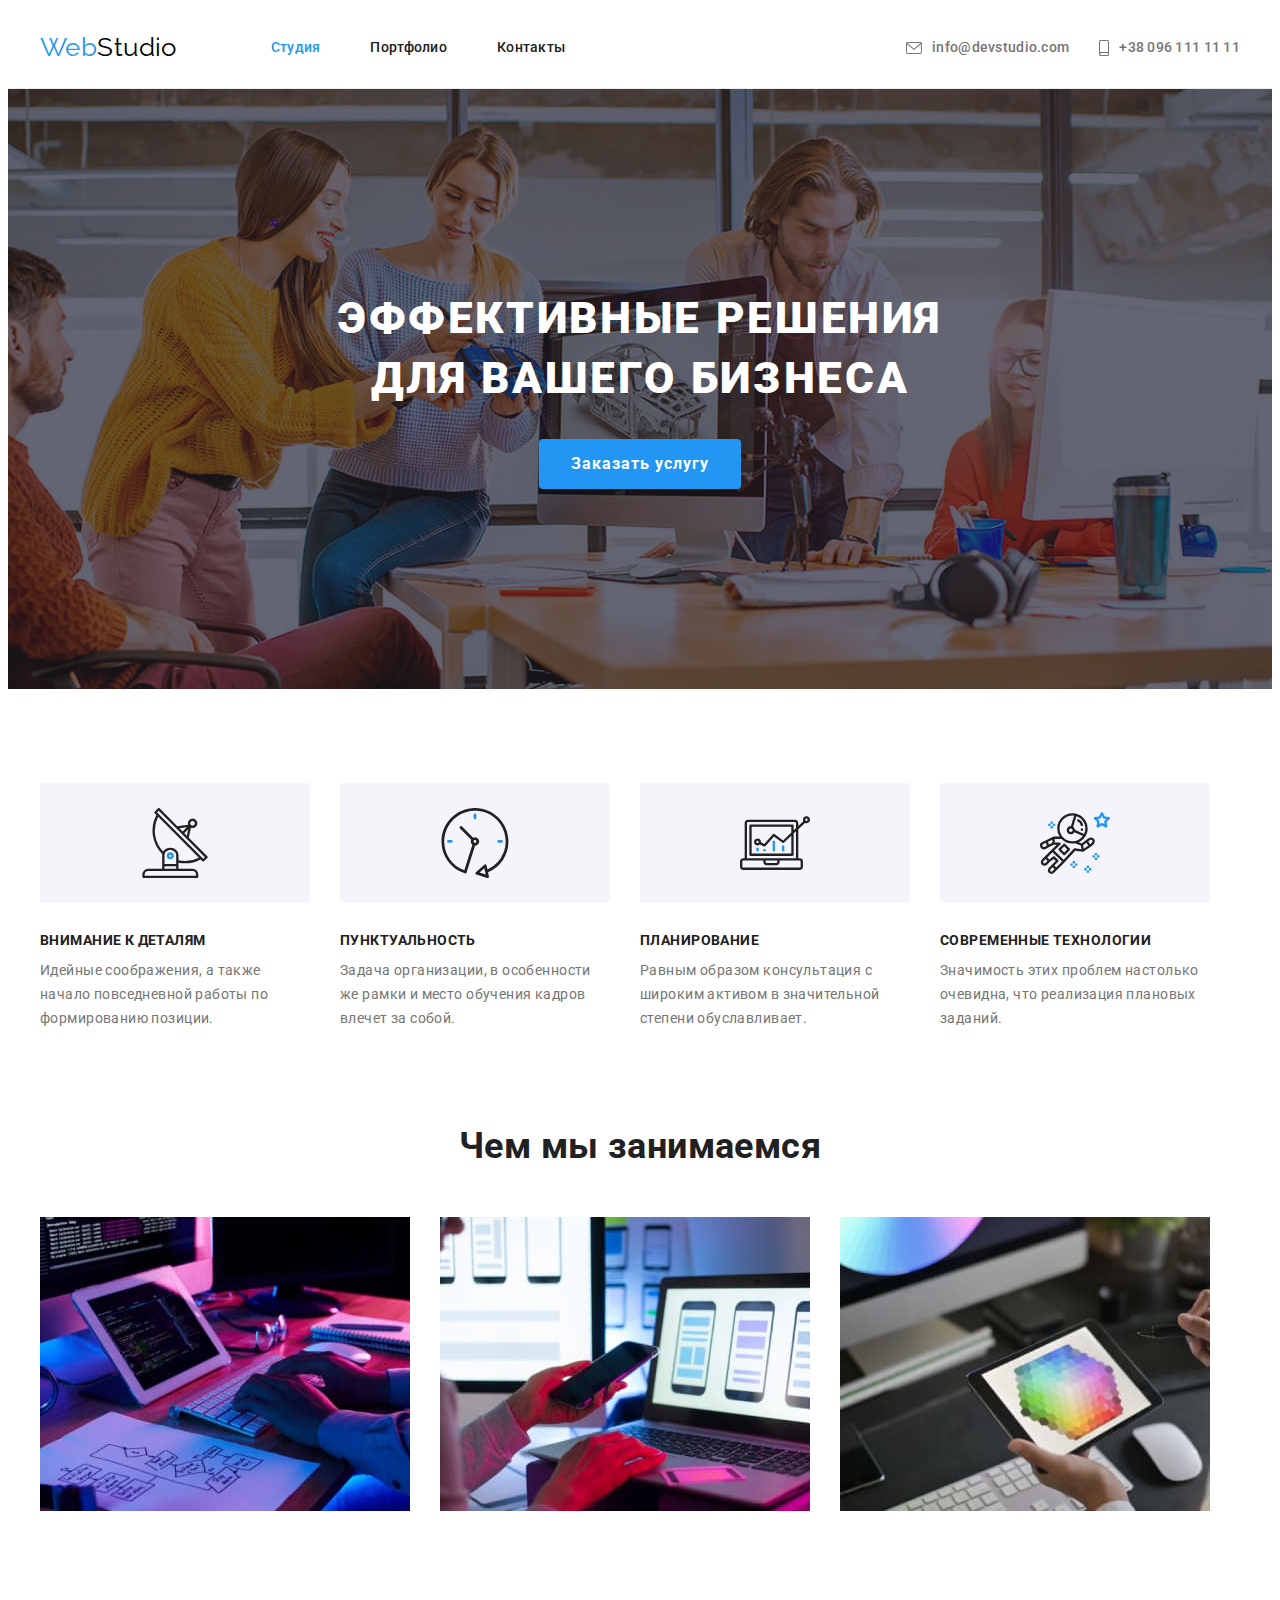
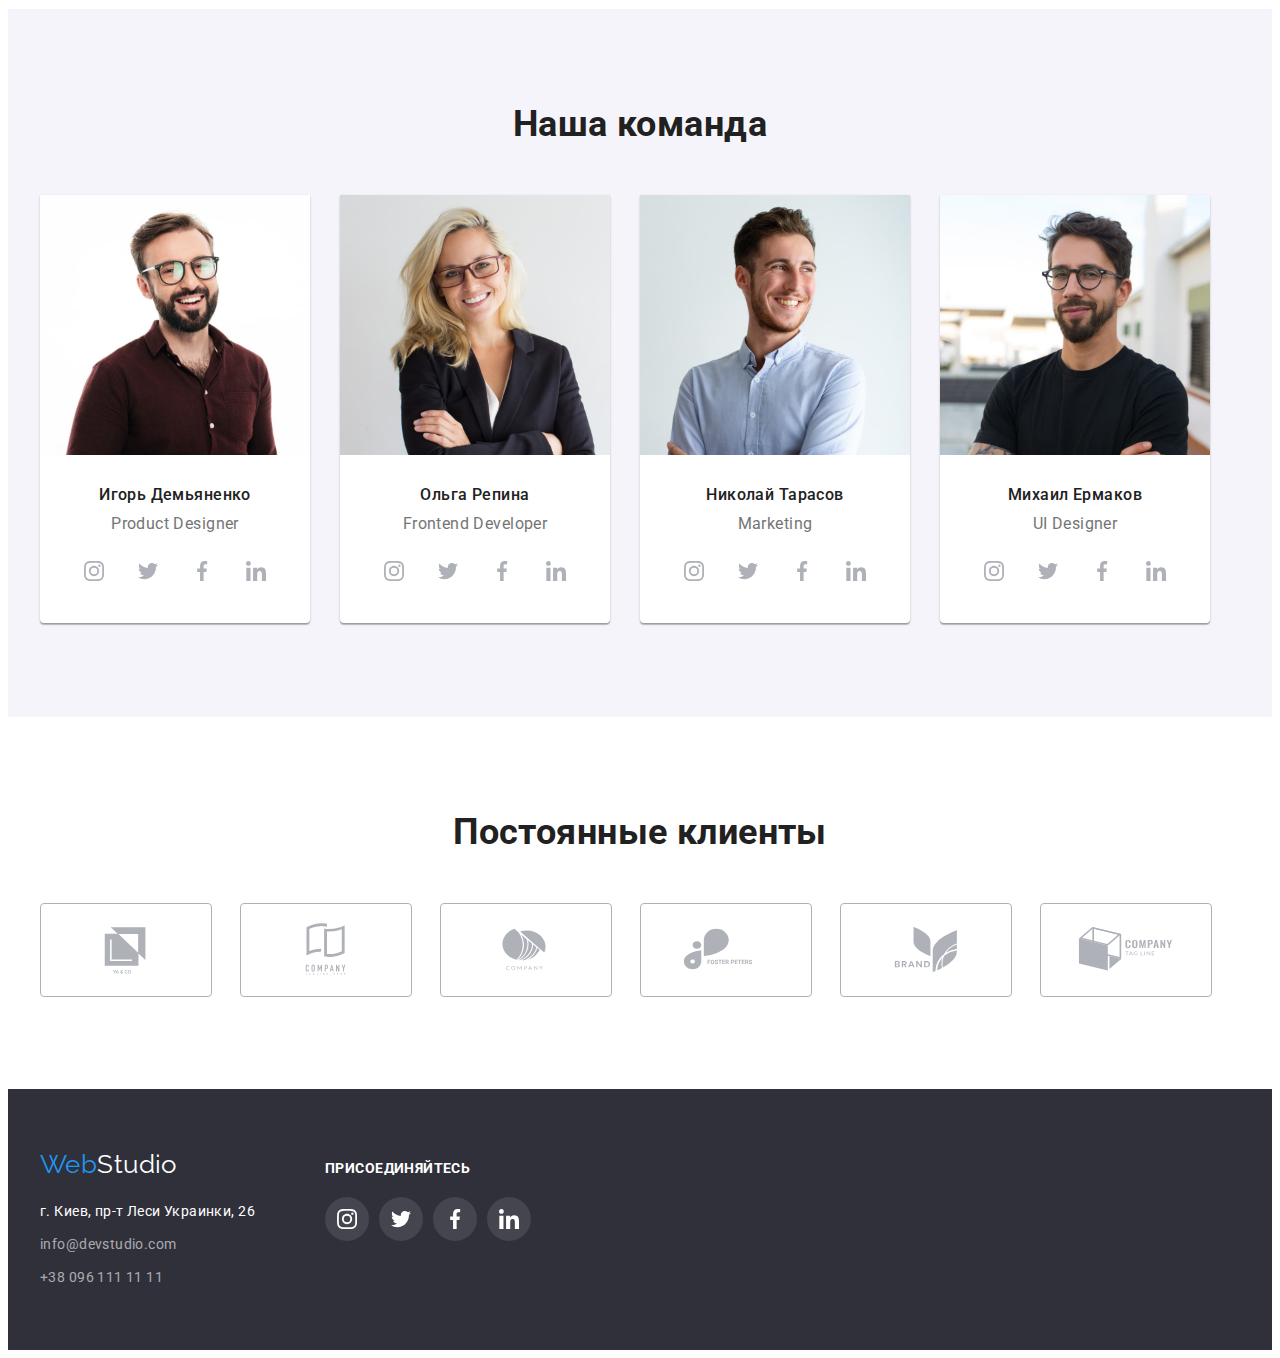
<file: index.html>
<!DOCTYPE html>
<html lang="ru">
  <head>
    <meta charset="UTF-8" />
    <meta http-equiv="X-UA-Compatible" content="IE=edge" />
    <meta name="viewport" content="width=device-width, initial-scale=1.0" />
    <title>WebStudio</title>
    <!-- Fonts -->
    <link rel="preconnect" href="https://fonts.googleapis.com" />
    <link rel="preconnect" href="https://fonts.gstatic.com" crossorigin />
    <link
      href="https://fonts.googleapis.com/css2?family=Raleway:wght@700&family=Roboto:wght@400;500;700;900&display=swap"
      rel="stylesheet"
    />
    <!-- Normalize -->
    <link
      rel="stylesheet"
      href="https://cdnjs.cloudflare.com/ajax/libs/modern-normalize/1.1.0/modern-normalize.min.css"
      integrity="sha512-wpPYUAdjBVSE4KJnH1VR1HeZfpl1ub8YT/NKx4PuQ5NmX2tKuGu6U/JRp5y+Y8XG2tV+wKQpNHVUX03MfMFn9Q=="
      crossorigin="anonymous"
      referrerpolicy="no-referrer"
    />
    <!-- Custom styles -->
    <link rel="stylesheet" href="./css/styles.css" />
  </head>
  <body>
    <header class="header">
      <div class="container header-cont">
        <nav class="nav">
          <a class="nav-logo" href="./index.html"
            >Web<span class="logo-style-header">Studio</span></a
          >

          <ul class="nav list">
            <li class="nav-list-item">
              <a class="nav-list-item link" href="./index.html">
                <span class="current link">Студия</span>
              </a>
            </li>
            <li class="nav-list-item">
              <a class="nav-list-item link" href="./porfolio.html">Портфолио</a>
            </li>
            <li class="nav-list-item"><a class="nav-list-item link" href="">Контакты</a></li>
          </ul>
        </nav>

        <ul class="contacts list">
          <li class="contact-list-item">
            <a
              class="contact-list-item link"
              href="mailto:info@devstudio.com"
              title="Отправить письмо"
            >
              <svg class="icon-contact" width="16" height="12">
                <use href="./images/icon.svg#icon-envelope"></use>
              </svg>
              info@devstudio.com</a
            >
          </li>
          <li>
            <a class="contact-list-item link" href="tel:+380961111111" title="Набрать номер">
              <svg class="icon-contact" width="10" height="16">
                <use href="./images/icon.svg#icon-smartphone"></use>
              </svg>
              +38 096 111 11 11</a
            >
          </li>
        </ul>
      </div>
    </header>

    <main>
      <!-- section hero -->
      <section class="hero">
        <div class="container hero-cont">
          <h1 class="headline">Эффективные решения для вашего бизнеса</h1>
          <button class="order btn" type="button">Заказать услугу</button>
        </div>
      </section>

      <!--Особенности-->
      <section class="features">
        <div class="container">
          <h2 class="features-caption visually-hidden">Наши особенности</h2>

          <ul class="features list">
            <li class="features-list-item">
              <div class="icon-feature-item">
                <svg width="70" height="70">
                  <use href="./images/icon.svg#icon-antenna"></use>
                </svg>
              </div>

              <h3 class="features-title">Внимание к деталям</h3>
              <p class="features-desc">
                Идейные соображения, а также начало повседневной работы по формированию позиции.
              </p>
            </li>
            <li class="features-list-item">
              <div class="icon-feature-item">
                <svg width="70" height="70">
                  <use href="./images/icon.svg#icon-clock"></use>
                </svg>
              </div>

              <h3 class="features-title">Пунктуальность</h3>
              <p class="features-desc">
                Задача организации, в особенности же рамки и место обучения кадров влечет за собой.
              </p>
            </li>
            <li class="features-list-item">
              <div class="icon-feature-item">
                <svg width="70" height="70">
                  <use href="./images/icon.svg#icon-diagram"></use>
                </svg>
              </div>

              <h3 class="features-title">Планирование</h3>
              <p class="features-desc">
                Равным образом консультация с широким активом в значительной степени обуславливает.
              </p>
            </li>
            <li class="features-list-item">
              <div class="icon-feature-item">
                <svg width="70" height="70">
                  <use href="./images/icon.svg#icon-astronaut"></use>
                </svg>
              </div>

              <h3 class="features-title">Современные технологии</h3>
              <p class="features-desc">
                Значимость этих проблем настолько очевидна, что реализация плановых заданий.
              </p>
            </li>
          </ul>
        </div>
      </section>

      <!--Чем мы занимаемся-->
      <section class="promo">
        <div class="container">
          <h2 class="promo-caption">Чем мы занимаемся</h2>
          <ul class="promo list">
            <li class="promo-list-item">
              <img
                class="promo-list-item-img"
                src="./images/webstudio/pc.jpg"
                alt="разработка ПО под ПК"
                width="370"
                height="294"
              />
            </li>
            <li class="promo-list-item">
              <img
                class="promo-list-item-img"
                src="./images/webstudio/phone.jpg"
                alt="разработка ПО под телефоны"
                width="370"
                height="294"
              />
            </li>
            <li class="promo-list-item">
              <img
                class="promo-list-item-img"
                src="./images/webstudio/tablet.jpg"
                alt="разработка ПО под планшеты"
                width="370"
                height="294"
              />
            </li>
          </ul>
        </div>
      </section>

      <!--Наша команда-->
      <section class="team">
        <div class="container">
          <h2 class="team-caption">Наша команда</h2>
          <ul class="team list">
            <li class="team-list-item">
              <img
                class="team-list-item-img"
                src="./images/webstudio/igor.jpg"
                alt="Фото Игоря"
                width="270"
                height="260"
              />
              <div class="team-list-item-descr">
                <h3 class="team-member">Игорь Демьяненко</h3>
                <p class="team-post" lang="en">Product Designer</p>

                <ul class="icons-socials list">
                  <li class="icon-socials-item">
                    <a
                      class="team-link-social"
                      href="https://www.instagram.com/"
                      target="_blank"
                      rel="noopener noreferrer"
                      title="Перейти на страничку Instagram"
                    >
                      <svg class="icon-social" width="20" height="20">
                        <use href="./images/icon.svg#icon-instagram"></use>
                      </svg>
                    </a>
                  </li>
                  <li class="icon-socials-item">
                    <a
                      class="team-link-social"
                      href="https://twitter.com/"
                      target="_blank"
                      rel="noopener noreferrer"
                      title="Перейти на страничку Twitter"
                    >
                      <svg class="icon-social" width="20" height="20">
                        <use href="./images/icon.svg#icon-twitter"></use>
                      </svg>
                    </a>
                  </li>
                  <li class="icon-socials-item">
                    <a
                      class="team-link-social"
                      href="https://www.facebook.com/"
                      target="_blank"
                      rel="noopener noreferrer"
                      title="Перейти на страничку Facebookr"
                    >
                      <svg class="icon-social" width="20" height="20">
                        <use href="./images/icon.svg#icon-facebook"></use>
                      </svg>
                    </a>
                  </li>
                  <li class="icon-socials-item">
                    <a
                      class="team-link-social"
                      href="https://www.linkedin.com/"
                      target="_blank"
                      rel="noopener noreferrer"
                      title="Перейти на страничку Linkedin"
                    >
                      <svg class="icon-social" width="20" height="20">
                        <use href="./images/icon.svg#icon-linkedin"></use>
                      </svg>
                    </a>
                  </li>
                </ul>
              </div>
            </li>
            <li class="team-list-item">
              <img
                class="team-list-item-img"
                src="./images/webstudio/olga.jpg"
                alt="Фото Ольги"
                width="270"
                height="260"
              />
              <div class="team-list-item-descr">
                <h3 class="team-member">Ольга Репина</h3>
                <p class="team-post" lang="en">Frontend Developer</p>
                <ul class="icons-socials list">
                  <li class="icon-socials-item">
                    <a
                      class="team-link-social"
                      href="https://www.instagram.com/"
                      target="_blank"
                      rel="noopener noreferrer"
                      title="Перейти на страничку Instagram"
                    >
                      <svg class="icon-social" width="20" height="20">
                        <use href="./images/icon.svg#icon-instagram"></use>
                      </svg>
                    </a>
                  </li>
                  <li class="icon-socials-item">
                    <a
                      class="team-link-social"
                      href="https://twitter.com/"
                      target="_blank"
                      rel="noopener noreferrer"
                      title="Перейти на страничку Twitter"
                    >
                      <svg class="icon-social" width="20" height="20">
                        <use href="./images/icon.svg#icon-twitter"></use>
                      </svg>
                    </a>
                  </li>
                  <li class="icon-socials-item">
                    <a
                      class="team-link-social"
                      href="https://www.facebook.com/"
                      target="_blank"
                      rel="noopener noreferrer"
                      title="Перейти на страничку Facebookr"
                    >
                      <svg class="icon-social" width="20" height="20">
                        <use href="./images/icon.svg#icon-facebook"></use>
                      </svg>
                    </a>
                  </li>
                  <li class="icon-socials-item">
                    <a
                      class="team-link-social"
                      href="https://www.linkedin.com/"
                      target="_blank"
                      rel="noopener noreferrer"
                      title="Перейти на страничку Linkedin"
                    >
                      <svg class="icon-social" width="20" height="20">
                        <use href="./images/icon.svg#icon-linkedin"></use>
                      </svg>
                    </a>
                  </li>
                </ul>
              </div>
            </li>
            <li class="team-list-item">
              <img
                class="team-list-item-img"
                src="./images/webstudio/nik.jpg"
                alt="Фото Николая"
                width="270"
                height="260"
              />
              <div class="team-list-item-descr">
                <h3 class="team-member">Николай Тарасов</h3>
                <p class="team-post" lang="en">Marketing</p>
                <ul class="icons-socials list">
                  <li class="icon-socials-item">
                    <a
                      class="team-link-social"
                      href="https://www.instagram.com/"
                      target="_blank"
                      rel="noopener noreferrer"
                      title="Перейти на страничку Instagram"
                    >
                      <svg class="icon-social" width="20" height="20">
                        <use href="./images/icon.svg#icon-instagram"></use>
                      </svg>
                    </a>
                  </li>
                  <li class="icon-socials-item">
                    <a
                      class="team-link-social"
                      href="https://twitter.com/"
                      target="_blank"
                      rel="noopener noreferrer"
                      title="Перейти на страничку Twitter"
                    >
                      <svg class="icon-social" width="20" height="20">
                        <use href="./images/icon.svg#icon-twitter"></use>
                      </svg>
                    </a>
                  </li>
                  <li class="icon-socials-item">
                    <a
                      class="team-link-social"
                      href="https://www.facebook.com/"
                      target="_blank"
                      rel="noopener noreferrer"
                      title="Перейти на страничку Facebookr"
                    >
                      <svg class="icon-social" width="20" height="20">
                        <use href="./images/icon.svg#icon-facebook"></use>
                      </svg>
                    </a>
                  </li>
                  <li class="icon-socials-item">
                    <a
                      class="team-link-social"
                      href="https://www.linkedin.com/"
                      target="_blank"
                      rel="noopener noreferrer"
                      title="Перейти на страничку Linkedin"
                    >
                      <svg class="icon-social" width="20" height="20">
                        <use href="./images/icon.svg#icon-linkedin"></use>
                      </svg>
                    </a>
                  </li>
                </ul>
              </div>
            </li>
            <li class="team-list-item">
              <img
                class="team-list-item-img"
                src="./images/webstudio/mikle.jpg"
                alt="Фото Михаила"
                width="270"
                height="260"
              />
              <div class="team-list-item-descr">
                <h3 class="team-member">Михаил Ермаков</h3>
                <p class="team-post" lang="en">UI Designer</p>
                <ul class="icons-socials list">
                  <li class="icon-socials-item">
                    <a
                      class="team-link-social"
                      href="https://www.instagram.com/"
                      target="_blank"
                      rel="noopener noreferrer"
                      title="Перейти на страничку Instagram"
                    >
                      <svg class="icon-social" width="20" height="20">
                        <use href="./images/icon.svg#icon-instagram"></use>
                      </svg>
                    </a>
                  </li>
                  <li class="icon-socials-item">
                    <a
                      class="team-link-social"
                      href="https://twitter.com/"
                      target="_blank"
                      rel="noopener noreferrer"
                      title="Перейти на страничку Twitter"
                    >
                      <svg class="icon-social" width="20" height="20">
                        <use href="./images/icon.svg#icon-twitter"></use>
                      </svg>
                    </a>
                  </li>
                  <li class="icon-socials-item">
                    <a
                      class="team-link-social"
                      href="https://www.facebook.com/"
                      target="_blank"
                      rel="noopener noreferrer"
                      title="Перейти на страничку Facebookr"
                    >
                      <svg class="icon-social" width="20" height="20">
                        <use href="./images/icon.svg#icon-facebook"></use>
                      </svg>
                    </a>
                  </li>
                  <li class="icon-socials-item">
                    <a
                      class="team-link-social"
                      href="https://www.linkedin.com/"
                      target="_blank"
                      rel="noopener noreferrer"
                      title="Перейти на страничку Linkedin"
                    >
                      <svg class="icon-social" width="20" height="20">
                        <use href="./images/icon.svg#icon-linkedin"></use>
                      </svg>
                    </a>
                  </li>
                </ul>
              </div>
            </li>
          </ul>
        </div>
      </section>

      <!-- Постоянные клиенты -->
      <section class="clients">
        <div class="container">
          <h2 class="clients-caption">Постоянные клиенты</h2>
          <ul class="clients-list">
            <li class="clients-list-item">
              <a
                class="client-link"
                href="/"
                target="_blank"
                rel="noopener noreferrer"
                title="Перейти на страницу"
              >
                <svg class="icon-client" width="106" height="60">
                  <use href="./images/icon.svg#icon-logo"></use>
                </svg>
              </a>
            </li>
            <li class="clients-list-item">
              <a
                class="client-link"
                href="/"
                target="_blank"
                rel="noopener noreferrer"
                title="Перейти на страницу"
              >
                <svg class="icon-client" width="106" height="60">
                  <use href="./images/icon.svg#icon-logo-one"></use>
                </svg>
              </a>
            </li>
            <li class="clients-list-item">
              <a
                class="client-link"
                href="/"
                target="_blank"
                rel="noopener noreferrer"
                title="Перейти на страницу"
              >
                <svg class="icon-client" width="106" height="60">
                  <use href="./images/icon.svg#icon-logo-two"></use>
                </svg>
              </a>
            </li>
            <li class="clients-list-item">
              <a
                class="client-link"
                href="/"
                target="_blank"
                rel="noopener noreferrer"
                title="Перейти на страницу"
              >
                <svg class="icon-client" width="106" height="60">
                  <use href="./images/icon.svg#icon-logo-three"></use>
                </svg>
              </a>
            </li>
            <li class="clients-list-item">
              <a
                class="client-link"
                href="/"
                target="_blank"
                rel="noopener noreferrer"
                title="Перейти на страницу"
              >
                <svg class="icon-client" width="106" height="60">
                  <use href="./images/icon.svg#icon-logo-four"></use>
                </svg>
              </a>
            </li>
            <li class="clients-list-item">
              <a
                class="client-link"
                href="/"
                target="_blank"
                rel="noopener noreferrer"
                title="Перейти на страницу"
              >
                <svg class="icon-client" width="106" height="60">
                  <use href="./images/icon.svg#icon-logo-five"></use>
                </svg>
              </a>
            </li>
          </ul>
        </div>
      </section>
    </main>

    <!-- footer -->
    <footer class="footer">
      <div class="container footter-contacts">
        <div class="block-contacts">
          <a class="nav-logo" href="./index.html" title="Перейти на главную страницу"
            >Web<span class="logo-style-footer">Studio</span></a
          >
          <address class="contacts">
            <ul class="contacts list">
              <li class="contact-list-item">
                <a
                  class="address link"
                  href="https://www.google.com/maps/place/%D0%B1%D1%83%D0%BB.+%D0%9B%D0%B5%D1%81%D0%B8+%D0%A3%D0%BA%D1%80%D0%B0%D0%B8%D0%BD%D0%BA%D0%B8,+26,+%D0%9A%D0%B8%D0%B5%D0%B2,+02000/@50.4265807,30.5361971,17z/data=!3m1!4b1!4m5!3m4!1s0x40d4cf0e033ecbe9:0x57a4dffefec77da0!8m2!3d50.4265807!4d30.5383858"
                  target="_blank"
                  rel="noopener noreferrer"
                  title="Посмотреть расположение на карте"
                  >г. Киев, пр-т Леси Украинки, 26</a
                >
              </li>
              <li class="contact-list-item">
                <a class="contact link" href="mailto:info@devstudio.com" title="Отправить письмо"
                  >info@devstudio.com</a
                >
              </li>
              <li class="contact-list-item">
                <a class="contact link" href="tel:+380961111111" title="Набрать номер"
                  >+38 096 111 11 11</a
                >
              </li>
            </ul>
          </address>
        </div>

        <div class="fotter-socials">
          <h3 class="fotter-socials-caption">присоединяйтесь</h3>
          <ul class="icons-fotter-socials list">
            <li class="icon-fotter-socials-item">
              <a
                class="fotter-link-social"
                href="https://www.instagram.com/"
                target="_blank"
                rel="noopener noreferrer"
                title="Перейти на страничку Instagram"
              >
                <svg class="icon-fotter-social" width="20" height="20">
                  <use href="./images/icon.svg#icon-instagram"></use>
                </svg>
              </a>
            </li>
            <li class="icon-fotter-socials-item">
              <a
                class="fotter-link-social"
                href="https://twitter.com/"
                target="_blank"
                rel="noopener noreferrer"
                title="Перейти на страничку Twitter"
              >
                <svg class="icon-fotter-social" width="20" height="20">
                  <use href="./images/icon.svg#icon-twitter"></use>
                </svg>
              </a>
            </li>
            <li class="icon-fotter-socials-item">
              <a
                class="fotter-link-social"
                href="https://www.facebook.com/"
                target="_blank"
                rel="noopener noreferrer"
                title="Перейти на страничку Facebookr"
              >
                <svg class="icon-fotter-social" width="20" height="20">
                  <use href="./images/icon.svg#icon-facebook"></use>
                </svg>
              </a>
            </li>
            <li class="icon-fotter-socials-item">
              <a
                class="fotter-link-social"
                href="https://www.linkedin.com/"
                target="_blank"
                rel="noopener noreferrer"
                title="Перейти на страничку Linkedin"
              >
                <svg class="icon-fotter-social" width="20" height="20">
                  <use href="./images/icon.svg#icon-linkedin"></use>
                </svg>
              </a>
            </li>
          </ul>
        </div>
      </div>
    </footer>
  </body>
</html>
</file>
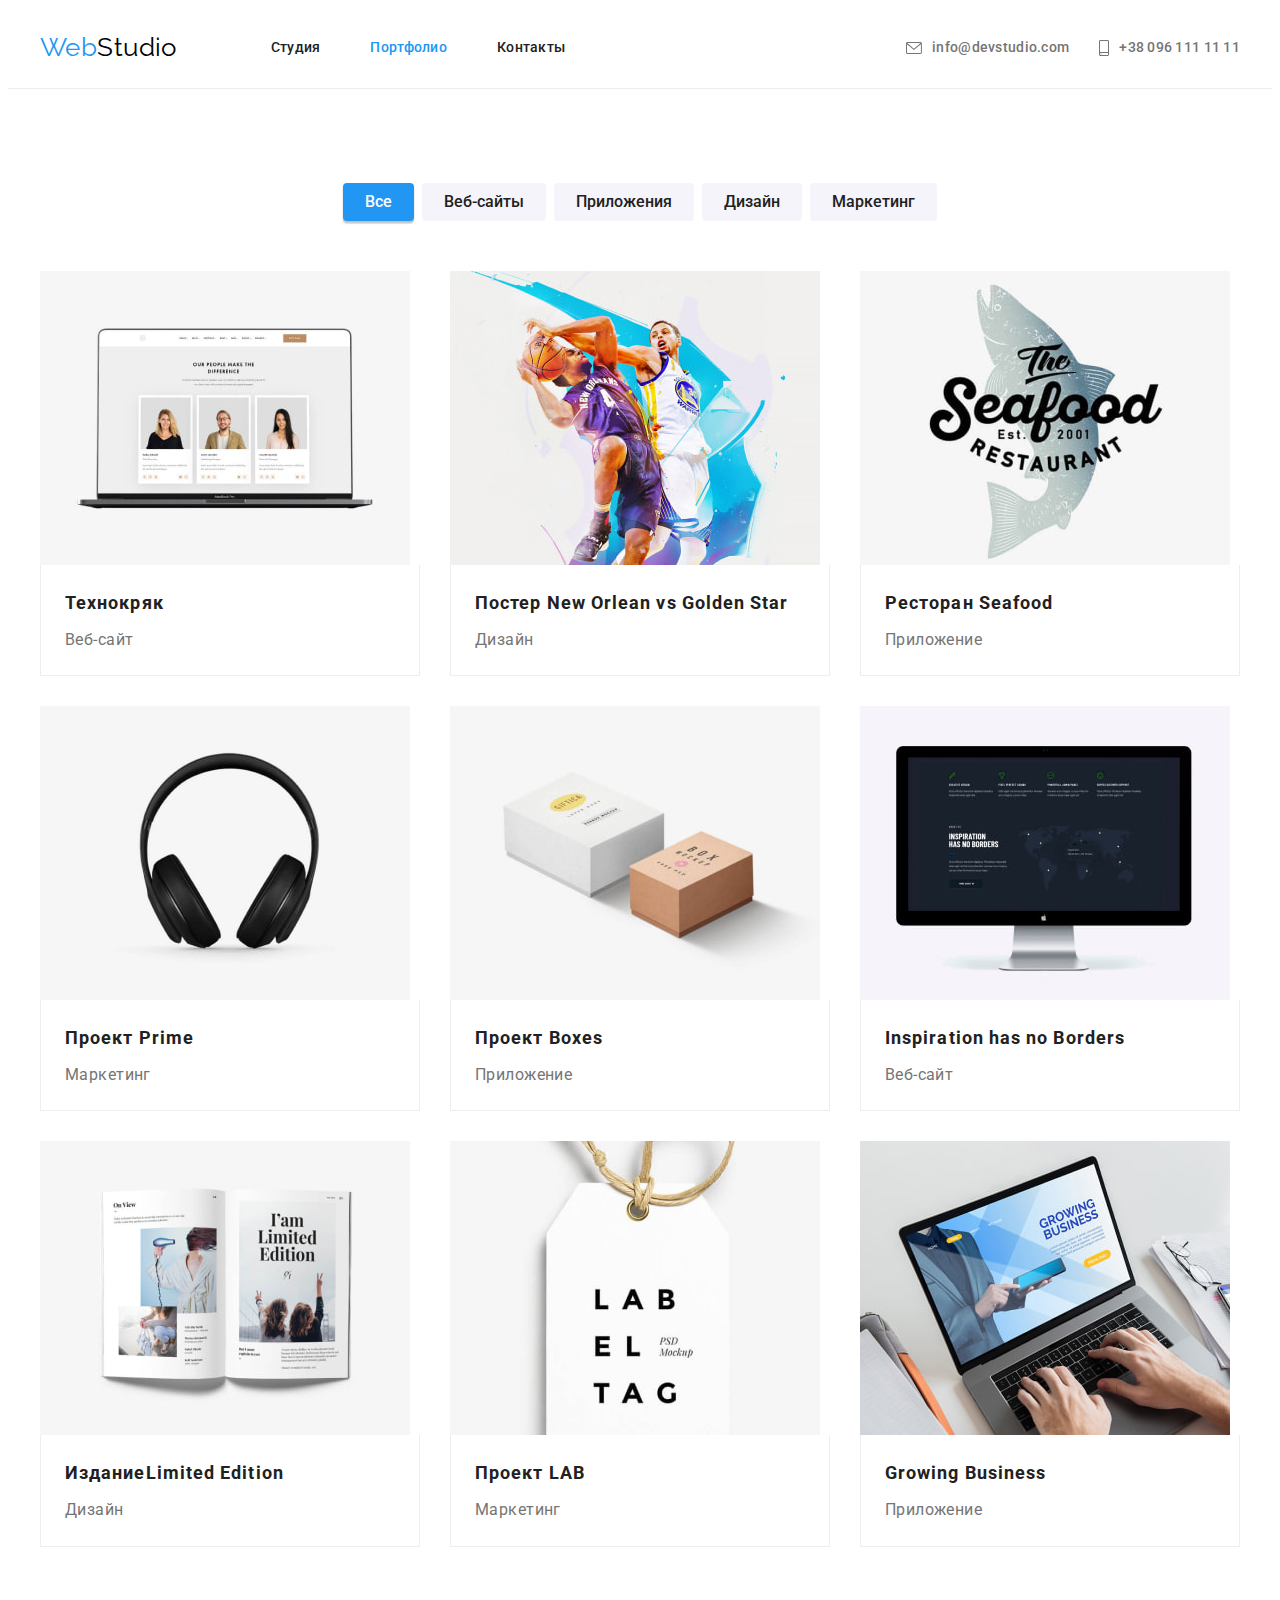
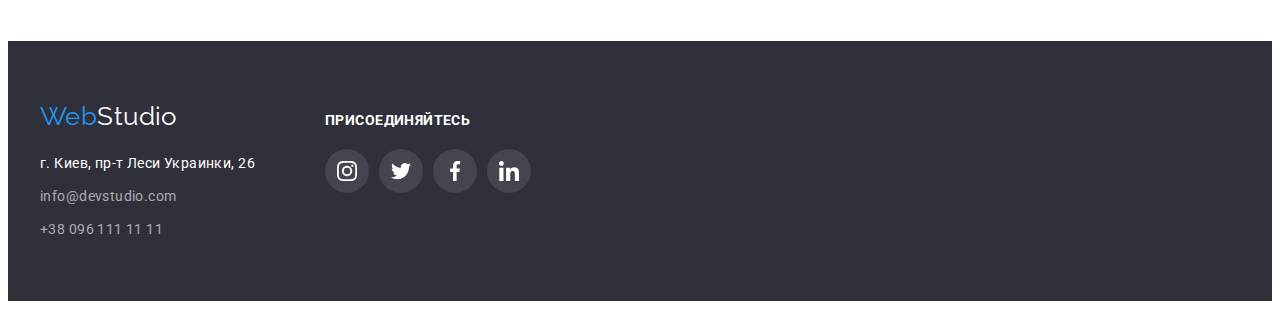
<file: porfolio.html>
<!DOCTYPE html>
<html lang="ru">
  <head>
    <meta charset="UTF-8" />
    <meta http-equiv="X-UA-Compatible" content="IE=edge" />
    <meta name="viewport" content="width=device-width, initial-scale=1.0" />
    <title>WebStudio</title>
    <!-- Fonts -->
    <link rel="preconnect" href="https://fonts.googleapis.com" />
    <link rel="preconnect" href="https://fonts.gstatic.com" crossorigin />
    <link
      href="https://fonts.googleapis.com/css2?family=Raleway:wght@700&family=Roboto:wght@400;500;700;900&display=swap"
      rel="stylesheet"
    />
    <!-- Normalize -->
    <link
      rel="stylesheet"
      href="https://cdnjs.cloudflare.com/ajax/libs/modern-normalize/1.1.0/modern-normalize.min.css"
      integrity="sha512-wpPYUAdjBVSE4KJnH1VR1HeZfpl1ub8YT/NKx4PuQ5NmX2tKuGu6U/JRp5y+Y8XG2tV+wKQpNHVUX03MfMFn9Q=="
      crossorigin="anonymous"
      referrerpolicy="no-referrer"
    />
    <!-- Custom styles -->
    <link rel="stylesheet" href="./css/styles.css" />
  </head>
  <body>
    <header class="header">
      <div class="container header-cont">
        <nav class="nav">
          <a class="nav-logo" href="./index.html"
            >Web<span class="logo-style-header">Studio</span></a
          >

          <ul class="nav list">
            <li class="nav-list-item">
              <a class="nav-list-item link" href="./index.html"> Студия </a>
            </li>
            <li class="nav-list-item">
              <a class="nav-list-item link" href="./porfolio.html">
                <span class="current link">Портфолио</span></a
              >
            </li>
            <li class="nav-list-item"><a class="nav-list-item link" href="">Контакты</a></li>
          </ul>
        </nav>

        <ul class="contacts list">
          <li class="contact-list-item">
            <a
              class="contact-list-item link"
              href="mailto:info@devstudio.com"
              title="Отправить письмо"
            >
              <svg class="icon-contact" width="16" height="12">
                <use href="./images/icon.svg#icon-envelope"></use>
              </svg>
              info@devstudio.com</a
            >
          </li>
          <li>
            <a class="contact-list-item link" href="tel:+380961111111" title="Набрать номер">
              <svg class="icon-contact" width="10" height="16">
                <use href="./images/icon.svg#icon-smartphone"></use>
              </svg>
              +38 096 111 11 11</a
            >
          </li>
        </ul>
      </div>
    </header>
    <main>
      <!-- section hero -->
      <section class="portfolio">
        <div class="container">
          <h1 class="visually-hidden">Портфолио</h1>
          <ul class="check-list">
            <li class="check-list-item">
              <button class="check btn active" type="button" aria-label="Примеры портфолио">
                Все
              </button>
            </li>
            <li class="check-list-item">
              <button class="check btn" type="button" aria-label="Примеры портфолио">
                Веб-сайты
              </button>
            </li>
            <li class="check-list-item">
              <button class="check btn" type="button" aria-label="Примеры портфолио">
                Приложения
              </button>
            </li>
            <li class="check-list-item">
              <button class="check btn" type="button" aria-label="Примеры портфолио">Дизайн</button>
            </li>
            <li class="check-list-item">
              <button class="check btn" type="button" aria-label="Примеры портфолио">
                Маркетинг
              </button>
            </li>
          </ul>
          <ul class="gallery list">
            <li class="gallary-list-item">
              <a class="gallary-list-item link" href=""
                ><img
                  src="./images/porfolio/technocryak.jpg"
                  alt=" Сайт Технокряк"
                  width="370"
                  height="294"
                />
                <div class="gallery-descr">
                  <h2 class="gallary-caption">Технокряк</h2>
                  <p class="filter-point">Веб-сайт</p>
                </div>
              </a>
            </li>
            <li class="gallary-list-item">
              <a class="gallary-list-item link" href=""
                ><img
                  src="./images/porfolio/new-orlean-vs-golden-star.jpg"
                  alt="Постер New Orlean vs Golden Star "
                  width="370"
                  height="294"
                />
                <div class="gallery-descr">
                  <h2 class="gallary-caption">
                    Постер <span lang="en">New Orlean vs Golden Star</span>
                  </h2>
                  <p class="filter-point">Дизайн</p>
                </div>
              </a>
            </li>
            <li class="gallary-list-item">
              <a class="gallary-list-item link" href=""
                ><img
                  src="./images/porfolio/seafood.jpg"
                  alt="Логотип ресторана Seafood"
                  width="370"
                  height="294"
                />
                <div class="gallery-descr">
                  <h2 class="gallary-caption">Ресторан <span lang="en">Seafood</span></h2>
                  <p class="filter-point">Приложение</p>
                </div>
              </a>
            </li>
            <li class="gallary-list-item">
              <a class="gallary-list-item link" href=""
                ><img src="./images/porfolio/prime.jpg" alt="Наушники" width="370" height="294" />
                <div class="gallery-descr">
                  <h2 class="gallary-caption">Проект <span lang="en">Prime</span></h2>
                  <p class="filter-point">Маркетинг</p>
                </div>
              </a>
            </li>
            <li class="gallary-list-item">
              <a class="gallary-list-item link" href=""
                ><img
                  src="./images/porfolio/boxes.jpg"
                  alt="две коробки"
                  width="370"
                  height="294"
                />
                <div class="gallery-descr">
                  <h2 class="gallary-caption">Проект <span lang="en">Boxes</span></h2>
                  <p class="filter-point">Приложение</p>
                </div>
              </a>
            </li>
            <li class="gallary-list-item">
              <a class="gallary-list-item link" href="">
                <img
                  src="./images/porfolio/inspiration.jpg"
                  alt="монитор"
                  width="370"
                  height="294"
                />
                <div class="gallery-descr">
                  <h2 class="gallary-caption"><span lang="en">Inspiration has no Borders</span></h2>
                  <p class="filter-point">Веб-сайт</p>
                </div>
              </a>
            </li>
            <li class="gallary-list-item">
              <a class="gallary-list-item link" href=""
                ><img
                  src="./images/porfolio/limited-edition.jpg"
                  alt="изображение журнала Limited Edition"
                  width="370"
                  height="294"
                />
                <div class="gallery-descr">
                  <h2 class="gallary-caption">Издание<span lang="en">Limited Edition</span></h2>
                  <p class="filter-point">Дизайн</p>
                </div>
              </a>
            </li>
            <li class="gallary-list-item">
              <a class="gallary-list-item link" href=""
                ><img
                  src="./images/porfolio/lab.jpg"
                  alt="бирка с логотипом LAB"
                  width="370"
                  height="294"
                />
                <div class="gallery-descr">
                  <h2 class="gallary-caption">Проект <span>LAB</span></h2>
                  <p class="filter-point">Маркетинг</p>
                </div>
              </a>
            </li>
            <li class="gallary-list-item">
              <a class="gallary-list-item link" href=""
                ><img
                  src="./images/porfolio/growing-busness.jpg"
                  alt="работа за ноутбуком"
                  width="370"
                  height="294"
                />
                <div class="gallery-descr">
                  <h2 class="gallary-caption"><span lang="en">Growing Business</span></h2>
                  <p class="filter-point">Приложение</p>
                </div>
              </a>
            </li>
          </ul>
        </div>
      </section>
    </main>

    <!-- footer -->
    <footer class="footer">
      <div class="container footter-contacts">
        <div class="block-contacts">
          <a class="nav-logo" href="./index.html" title="Перейти на главную страницу"
            >Web<span class="logo-style-footer">Studio</span></a
          >
          <address class="contacts">
            <ul class="contacts list">
              <li class="contact-list-item">
                <a
                  class="address link"
                  href="https://www.google.com/maps/place/%D0%B1%D1%83%D0%BB.+%D0%9B%D0%B5%D1%81%D0%B8+%D0%A3%D0%BA%D1%80%D0%B0%D0%B8%D0%BD%D0%BA%D0%B8,+26,+%D0%9A%D0%B8%D0%B5%D0%B2,+02000/@50.4265807,30.5361971,17z/data=!3m1!4b1!4m5!3m4!1s0x40d4cf0e033ecbe9:0x57a4dffefec77da0!8m2!3d50.4265807!4d30.5383858"
                  target="_blank"
                  rel="noopener noreferrer"
                  title="Посмотреть расположение на карте"
                  >г. Киев, пр-т Леси Украинки, 26</a
                >
              </li>
              <li class="contact-list-item">
                <a class="contact link" href="mailto:info@devstudio.com" title="Отправить письмо"
                  >info@devstudio.com</a
                >
              </li>
              <li class="contact-list-item">
                <a class="contact link" href="tel:+380961111111" title="Набрать номер"
                  >+38 096 111 11 11</a
                >
              </li>
            </ul>
          </address>
        </div>

        <div class="fotter-socials">
          <h3 class="fotter-socials-caption">присоединяйтесь</h3>
          <ul class="icons-fotter-socials list">
            <li class="icon-fotter-socials-item">
              <a
                class="fotter-link-social"
                href="https://www.instagram.com/"
                target="_blank"
                rel="noopener noreferrer"
                title="Перейти на страничку Instagram"
              >
                <svg class="icon-fotter-social" width="20" height="20">
                  <use href="./images/icon.svg#icon-instagram"></use>
                </svg>
              </a>
            </li>
            <li class="icon-fotter-socials-item">
              <a
                class="fotter-link-social"
                href="https://twitter.com/"
                target="_blank"
                rel="noopener noreferrer"
                title="Перейти на страничку Twitter"
              >
                <svg class="icon-fotter-social" width="20" height="20">
                  <use href="./images/icon.svg#icon-twitter"></use>
                </svg>
              </a>
            </li>
            <li class="icon-fotter-socials-item">
              <a
                class="fotter-link-social"
                href="https://www.facebook.com/"
                target="_blank"
                rel="noopener noreferrer"
                title="Перейти на страничку Facebookr"
              >
                <svg class="icon-fotter-social" width="20" height="20">
                  <use href="./images/icon.svg#icon-facebook"></use>
                </svg>
              </a>
            </li>
            <li class="icon-fotter-socials-item">
              <a
                class="fotter-link-social"
                href="https://www.linkedin.com/"
                target="_blank"
                rel="noopener noreferrer"
                title="Перейти на страничку Linkedin"
              >
                <svg class="icon-fotter-social" width="20" height="20">
                  <use href="./images/icon.svg#icon-linkedin"></use>
                </svg>
              </a>
            </li>
          </ul>
        </div>
      </div>
    </footer>
  </body>
</html>
</file>
<file: css/styles.css>
:root {
  --primary-text-color: #757575;
  --secondary-text-color: #212121;
  --accent-color-text: #ffffff;

  --main-bgc: #ffffff;
  --accent-color-background: #2196f3;
  --secondary-bgc: #f5f4fa;
  --fill-svg: #afb1b8;
}

body {
  background-color: var(--main-bgc);
  color: var(--primary-text-color);
  font-family: Roboto, sans-serif;
  font-size: 14px;
  font-weight: 400;
  letter-spacing: 0.03em;
}

/* Скрытие логичных заголовков */
.visually-hidden {
  position: absolute;
  white-space: nowrap;
  width: 1px;
  height: 1px;
  overflow: hidden;
  border: 0;
  padding: 0;
  clip: rect(0 0 0 0);
  clip-path: inset(50%);
  margin: -1px;
}

.container {
  width: 1200px;

  margin-left: auto;
  margin-right: auto;
  padding-left: 15px;
  padding-right: 15px;
}

/* обнуление дек. ссылок и списков + ховеры и фокусы*/

h1,
h2,
h3,
h4,
h5,
h6,
p,
ul {
  margin: 0;
}

img {
  display: block;
  max-width: 100%;
  height: auto;
  margin: 0;
}

.list,
.link {
  list-style: none;
  text-decoration: none;

  padding: 0;
  margin: 0;
}

.link:hover,
.link:focus {
  color: var(--accent-color-background);
}

.btn {
  font-family: inherit;
}

.btn:hover,
.btn:focus {
  color: var(--accent-color-text);
  background-color: var(--accent-color-background);
}

/* Header */

.header {
  border-bottom: 1px solid #ececec;
}

.header-cont {
  display: flex;
  align-items: center;
}

.current {
  color: var(--accent-color-background);
}

.nav {
  display: flex;
  align-items: center;
}

/* logo */
.nav-logo {
  color: var(--accent-color-background);
  text-decoration: none;
  font-family: Raleway, sans-serif;
  font-style: 700;
  font-size: 26px;
  line-height: 1.2;
}

.logo-style-header {
  color: #000000;
}

.logo-style-footer {
  color: var(--accent-color-text);
}

.nav > .nav-logo {
  margin-right: 94px;
}

.nav-list-item {
  margin-right: 50px;

  color: var(--secondary-text-color);
  font-weight: 500;
  font-size: 14px;
  line-height: 1.14;
  letter-spacing: 0.02em;
}

.nav-list-item.link {
  display: block;
  padding-top: 32px;
  padding-bottom: 32px;
}

.contacts.list {
  display: flex;
  align-items: center;
  margin-left: auto;
}

.contact-list-item {
  align-items: center;
  margin-right: 30px;

  color: currentColor;
  font-weight: 500;
  font-size: 14px;
  line-height: 1.14;
  letter-spacing: 0.02em;
}

.contact-list-item:last-child,
.nav-list-item:last-child {
  margin-right: 0;
}

.header .contact-list-item.link {
  display: flex;
}

.icon-contact {
  fill: currentColor;
  margin-right: 10px;
}

.header .contact-list-item link:hover .icon-contact,
.header .contact-list-item link:focus .icon-contact {
  fill: var(--accent-color-background);
}

/* main Студия */
/* main Студия -Hero */
.hero {
  padding-top: 200px;
  padding-bottom: 200px;

  background-image: linear-gradient(to right, rgba(47, 48, 58, 0.4), rgba(47, 48, 58, 0.4)),
    url(../images/webstudio/hero-img.jpg);

  background-repeat: no-repeat;
  background-position: center;
  background-size: 1600px;
}

.hero-cont {
  text-align: center;
}

.headline {
  color: var(--accent-color-text);

  max-width: 696px;
  margin-left: auto;
  margin-right: auto;
  margin-bottom: 30px;

  text-transform: uppercase;
  font-weight: 900;
  font-size: 44px;
  line-height: 1.36;
  letter-spacing: 0.06em;
}

.btn {
  cursor: pointer;
}

.order {
  padding-top: 10px;
  padding-right: 32px;
  padding-bottom: 10px;
  padding-left: 32px;

  color: var(--accent-color-text);
  background-color: var(--accent-color-background);
  font-weight: 700;
  font-size: 16px;
  line-height: 1.9;
  letter-spacing: 0.06em;
  text-align: center;
  align-items: center;

  border: none;
  border-radius: 4px;
  box-shadow: 0px 4px 4px rgba(0, 0, 0, 0.15);
}

.order:hover,
.order:focus {
  background-color: #188ce8;
}

/* main Студия - Особенности */
.features {
  padding-top: 94px;
  padding-bottom: 94px;
}

.features.list {
  padding: 0;
  display: flex;
}

.features-title {
  margin-bottom: 10px;

  color: var(--secondary-text-color);
  font-weight: 700;
  font-size: 14px;
  line-height: 1.14;
  text-transform: uppercase;
  letter-spacing: 0.03em;
}

.features-list-item {
  width: 270px;
}

.features-list-item:not(:last-child) {
  margin-right: 30px;
}

.icon-feature-item {
  display: flex;
  justify-content: center;
  align-items: center;
  margin-bottom: 30px;
  height: 120px;

  background: var(--secondary-bgc);
  border-radius: 4px;
}

.features-desc {
  line-height: 1.71;
}

/* main Студия - Чем мы занимаемся */
.promo {
  padding-bottom: 98px;
  text-align: center;
}

.promo-caption,
.team-caption,
.clients-caption {
  margin-bottom: 50px;

  color: var(--secondary-text-color);
  font-weight: 700;
  font-size: 36px;
  line-height: 1.17;
}

.promo.list {
  padding: 0;
  display: flex;
}

.promo-list-item:not(:last-child) {
  margin-right: 30px;
}

/* main Студия - Наша команда */
.team {
  padding-top: 94px;
  padding-bottom: 94px;

  text-align: center;
  background-color: var(--secondary-bgc);
}

.team-caption {
  margin-bottom: 50px;
}

.team.list {
  padding: 0;
  display: flex;
}

.team-list-item:not(:last-child) {
  margin-right: 30px;
}

.team-list-item {
  background: var(--main-bgc);

  border-radius: 0px 0px 4px 4px;
  box-shadow: 0px 1px 3px rgba(0, 0, 0, 0.12), 0px 1px 1px rgba(0, 0, 0, 0.14),
    0px 2px 1px rgba(0, 0, 0, 0.2);
}

.team-list-item-descr {
  text-align: center;

  padding-top: 30px;
  padding-right: 32px;
  padding-left: 32px;
  padding-bottom: 30px;
}

.team-member {
  margin-bottom: 10px;

  color: var(--secondary-text-color);
  font-weight: 500;
  font-size: 16px;
  line-height: 1.19;
  text-align: center;
}

.team-post {
  font-size: 16px;
  line-height: 1.19;
  text-align: center;
  margin-bottom: 16px;
}

.icons-socials.list {
  display: flex;
  justify-content: center;
  align-items: center;
}

.icon-socials-item {
  width: 44px;
  height: 44px;
}

.icon-socials-item:not(:last-child) {
  margin-right: 10px;
}

.team-link-social {
  display: flex;
  justify-content: center;
  align-items: center;

  width: 100%;
  height: 100%;
  border-radius: 50%;
}

.icon-social {
  fill: var(--fill-svg);
}

.team-link-social:hover .icon-social,
.team-link-social:focus .icon-social {
  fill: var(--accent-color-text);
}

.team-link-social:hover,
.team-link-social:focus {
  background: var(--accent-color-background);
}

/* Постоянные клиенты */
.clients {
  padding-top: 94px;
  padding-bottom: 94px;

  text-align: center;
}

.clients-list {
  list-style: none;
  display: flex;
  padding: 0;
}

.clients-list-item {
  width: 170px;
  height: 92px;
}
.clients-list-item:not(:last-child) {
  margin-right: 30px;
}

.client-link {
  display: flex;
  width: 100%;
  height: 100%;
  justify-content: center;
  align-items: center;

  color: var(--fill-svg);

  border: 1px solid var(--fill-svg);
  border-radius: 4px;
}

.icon-client {
  fill: currentColor;
}

.client-link:hover,
.client-link:focus {
  color: var(--accent-color-background);
  border-color: var(--accent-color-background);
}

/* Footer */
.footer {
  padding-top: 60px;
  padding-bottom: 60px;
  background-color: #2f303a;
}

.footter-contacts {
  display: flex;
  align-items: baseline;
}

.block-contacts {
  margin-right: 70px;
}

.footer .nav-logo {
  display: inline-block;
  margin-bottom: 20px;
}

.footer .contacts.list {
  display: block;
}

.footer .contact.link,
.footer .address.link {
  display: inline-block;
}

.footer .contact-list-item:not(:last-child) {
  margin-right: 0;
  margin-bottom: 9px;
}

.address {
  color: var(--accent-color-text);
  font-style: normal;
  font-weight: 400;
  line-height: 1.7;
  letter-spacing: 0.03em;
}

.contact {
  color: rgba(255, 255, 255, 60%);
  font-style: normal;
  font-weight: 400;
  line-height: 1.7;
  letter-spacing: 0.03em;
}

.fotter-socials-caption {
  margin-bottom: 20px;

  font-weight: 700;
  font-size: 14px;
  line-height: 1.14;
  text-transform: uppercase;

  color: var(--accent-color-text);
}

.icons-fotter-socials {
  display: flex;
  justify-content: flex-start;
}
.icon-fotter-socials-item {
  width: 44px;
  height: 44px;
}

.icon-fotter-socials-item:not(:last-child) {
  margin-right: 10px;
}

.fotter-link-social {
  display: flex;
  justify-content: center;
  align-items: center;
  width: 100%;
  height: 100%;
  border-radius: 50%;

  color: var(--accent-color-text);
  background-color: rgba(255, 255, 255, 0.1);
}

.fotter-link-social:hover,
.fotter-link-social:focus {
  background-color: var(--accent-color-background);
}

.icon-fotter-social {
  fill: currentColor;
}

/* Portfolio */
.portfolio {
  padding-top: 94px;
  padding-bottom: 94px;
}

.check-list {
  display: flex;
  align-items: center;
  margin-bottom: 50px;
  padding-left: 0;
  justify-content: center;
}

.check-list-item:not(:last-child) {
  margin-right: 8px;
}

.check-list-item {
  list-style: none;
}

.check {
  padding-top: 6px;
  padding-right: 22px;
  padding-bottom: 6px;
  padding-left: 22px;
  border: none;
  border-radius: 4px;

  color: var(--secondary-text-color);
  font-weight: 500;
  font-size: 16px;
  line-height: 1.6;
  background-color: var(--secondary-bgc);
}

.check:hover,
.check:focus {
  box-shadow: 0px 3px 1px rgba(0, 0, 0, 0.1), 0px 1px 2px rgba(0, 0, 0, 0.08),
    0px 2px 2px rgba(0, 0, 0, 0.12);
  background-color: var(--accent-color-background);
}

.active {
  color: var(--accent-color-text);
  background-color: var(--accent-color-background);
  box-shadow: 0px 3px 1px rgba(0, 0, 0, 0.1), 0px 1px 2px rgba(0, 0, 0, 0.08),
    0px 2px 2px rgba(0, 0, 0, 0.12);
}

.gallery.list {
  display: flex;
  flex-wrap: wrap;
}

.gallary-list-item {
  width: calc((100% - 60px) / 3);
  margin-right: 30px;
  margin-bottom: 30px;

  background: #ffffff;
}

.gallary-list-item.link {
  display: inline-block;
  width: 100%;
}

.gallary-list-item.link:hover,
.gallary-list-item.link:focus {
  box-shadow: 0px 1px 1px rgba(0, 0, 0, 0.12), 0px 4px 4px rgba(0, 0, 0, 0.06),
    1px 4px 6px rgba(0, 0, 0, 0.16);
}

.gallary-list-item.link {
  margin-right: 0;
}

.gallary-list-item:nth-child(3n) {
  margin-right: 0;
}

.gallary-list-item:nth-last-child(-n + 3) {
  margin-bottom: 0;
}

.gallery-descr {
  padding-top: 20px;
  padding-right: 24px;
  padding-bottom: 20px;
  padding-left: 24px;
  border-right: 1px solid #eeeeee;
  border-bottom: 1px solid #eeeeee;
  border-left: 1px solid #eeeeee;
}

.gallary-caption {
  margin-bottom: 4px;
  color: var(--secondary-text-color);
  font-weight: 700;
  font-size: 18px;
  line-height: 2;
  letter-spacing: 0.06em;
}

.filter-point {
  color: var(--primary-text-color);
  font-size: 16px;
  line-height: 1.9;
}
</file>
